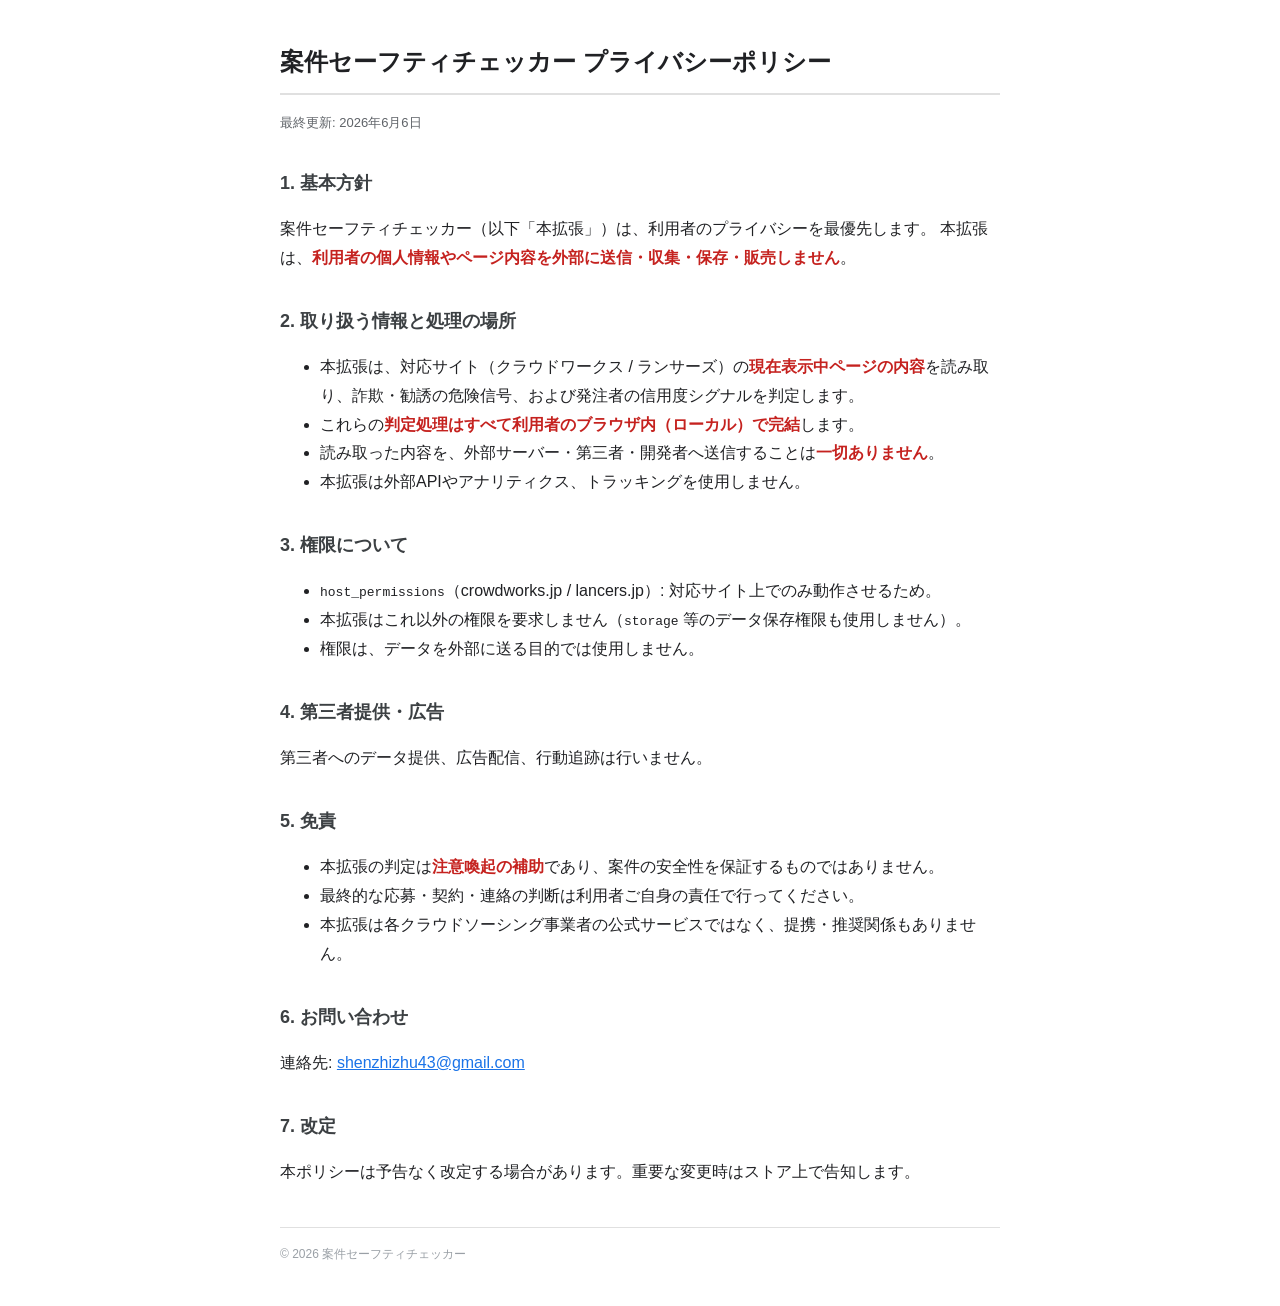
<file: index.html>
<!doctype html>
<html lang="ja">
<head>
<meta charset="utf-8">
<meta name="viewport" content="width=device-width, initial-scale=1">
<title>案件セーフティチェッカー プライバシーポリシー</title>
<style>
  body { max-width: 720px; margin: 40px auto; padding: 0 20px;
    font-family: -apple-system, BlinkMacSystemFont, "Hiragino Sans", "Yu Gothic", sans-serif;
    color: #202124; line-height: 1.8; }
  h1 { font-size: 24px; border-bottom: 2px solid #e0e0e0; padding-bottom: 10px; }
  h2 { font-size: 18px; margin-top: 32px; color: #3c4043; }
  .updated { color: #5f6368; font-size: 13px; }
  strong { color: #c5221f; }
  a { color: #1a73e8; }
  footer { margin-top: 40px; padding-top: 16px; border-top: 1px solid #e0e0e0;
    color: #9aa0a6; font-size: 12px; }
</style>
</head>
<body>
<h1>案件セーフティチェッカー プライバシーポリシー</h1>
<p class="updated">最終更新: 2026年6月6日</p>

<h2>1. 基本方針</h2>
<p>案件セーフティチェッカー（以下「本拡張」）は、利用者のプライバシーを最優先します。
本拡張は、<strong>利用者の個人情報やページ内容を外部に送信・収集・保存・販売しません</strong>。</p>

<h2>2. 取り扱う情報と処理の場所</h2>
<ul>
  <li>本拡張は、対応サイト（クラウドワークス / ランサーズ）の<strong>現在表示中ページの内容</strong>を読み取り、詐欺・勧誘の危険信号、および発注者の信用度シグナルを判定します。</li>
  <li>これらの<strong>判定処理はすべて利用者のブラウザ内（ローカル）で完結</strong>します。</li>
  <li>読み取った内容を、外部サーバー・第三者・開発者へ送信することは<strong>一切ありません</strong>。</li>
  <li>本拡張は外部APIやアナリティクス、トラッキングを使用しません。</li>
</ul>

<h2>3. 権限について</h2>
<ul>
  <li><code>host_permissions</code>（crowdworks.jp / lancers.jp）: 対応サイト上でのみ動作させるため。</li>
  <li>本拡張はこれ以外の権限を要求しません（<code>storage</code> 等のデータ保存権限も使用しません）。</li>
  <li>権限は、データを外部に送る目的では使用しません。</li>
</ul>

<h2>4. 第三者提供・広告</h2>
<p>第三者へのデータ提供、広告配信、行動追跡は行いません。</p>

<h2>5. 免責</h2>
<ul>
  <li>本拡張の判定は<strong>注意喚起の補助</strong>であり、案件の安全性を保証するものではありません。</li>
  <li>最終的な応募・契約・連絡の判断は利用者ご自身の責任で行ってください。</li>
  <li>本拡張は各クラウドソーシング事業者の公式サービスではなく、提携・推奨関係もありません。</li>
</ul>

<h2>6. お問い合わせ</h2>
<p>連絡先: <a href="mailto:shenzhizhu43@gmail.com">shenzhizhu43@gmail.com</a></p>

<h2>7. 改定</h2>
<p>本ポリシーは予告なく改定する場合があります。重要な変更時はストア上で告知します。</p>

<footer>© 2026 案件セーフティチェッカー</footer>
</body>
</html>
</file>
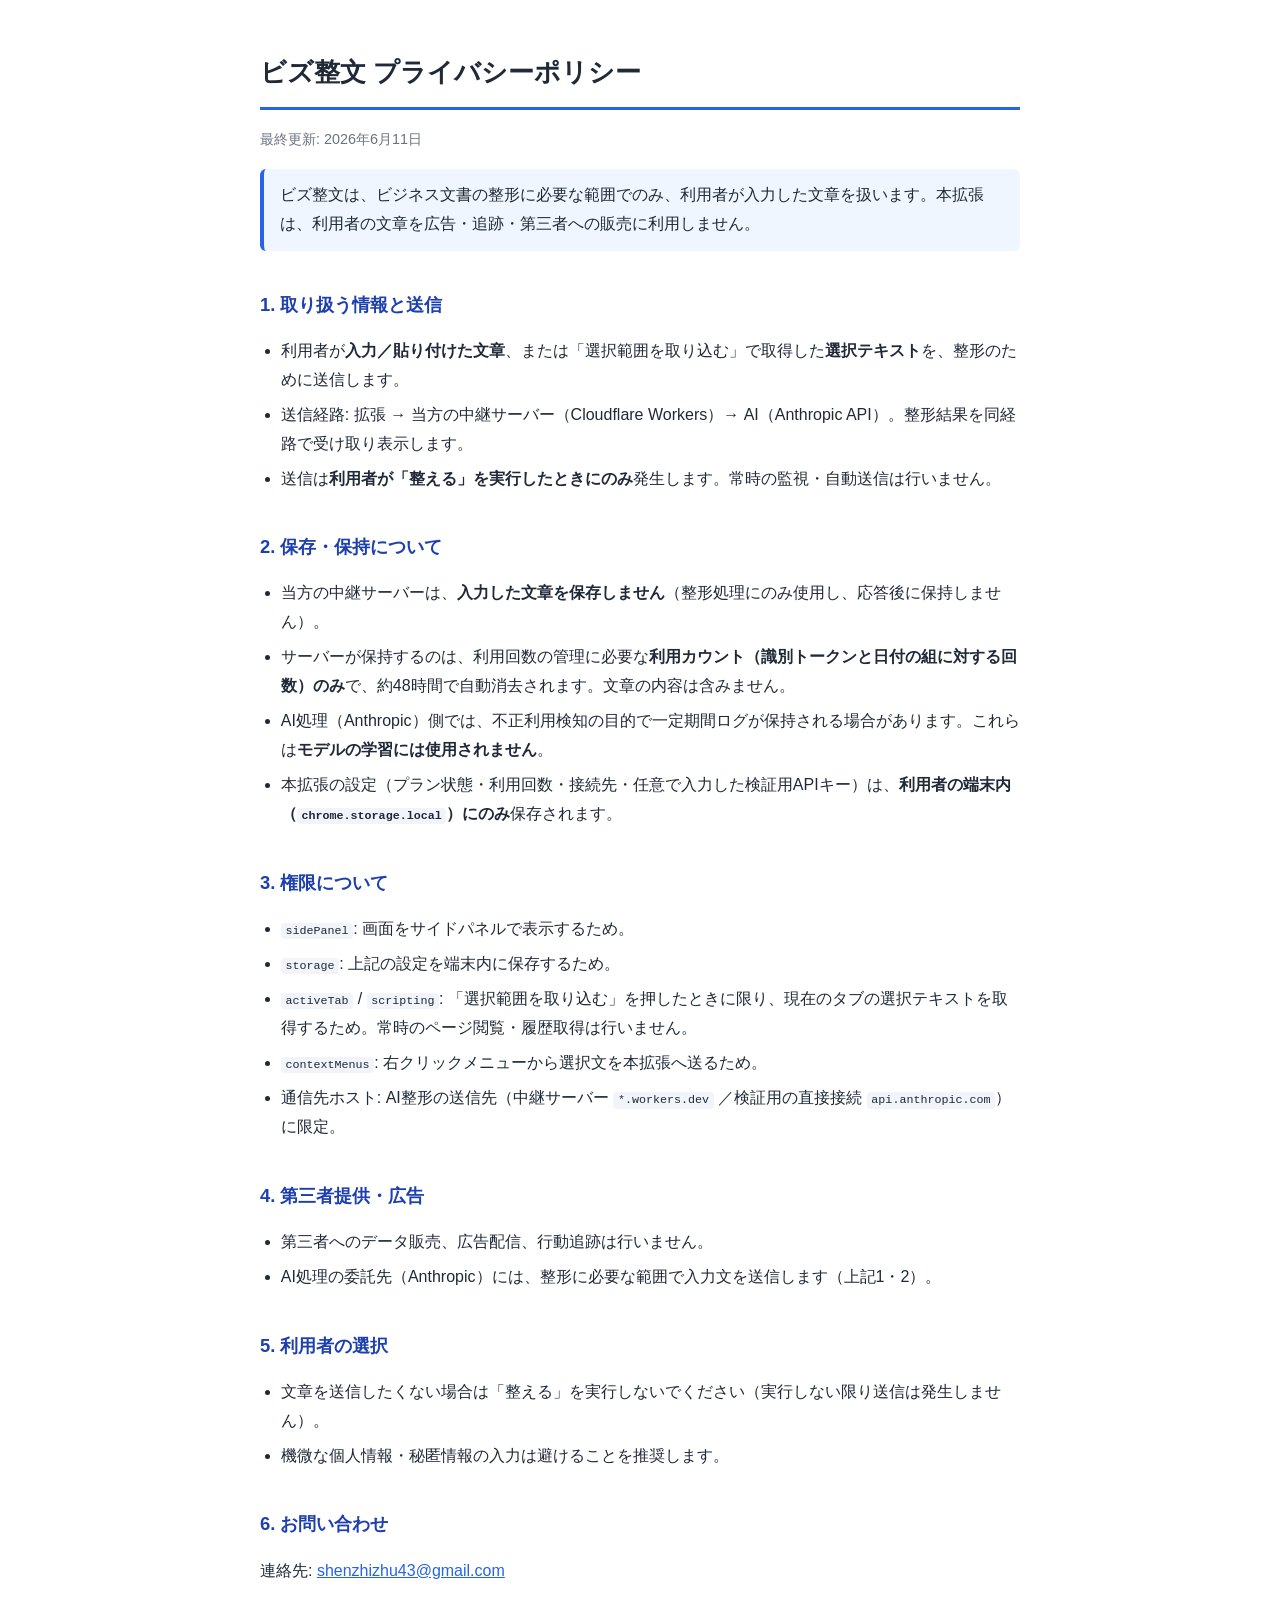
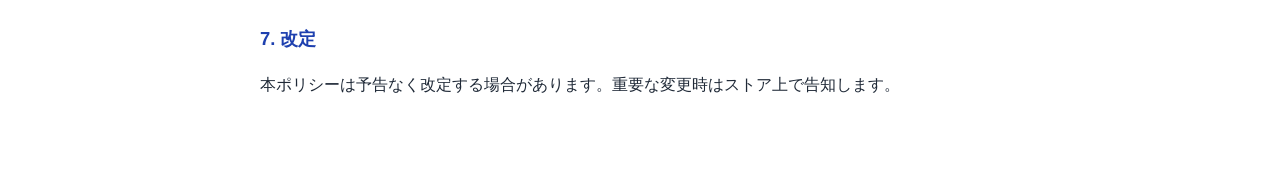
<file: bizseibun/index.html>
<!DOCTYPE html>
<html lang="ja">
<head>
<meta charset="UTF-8" />
<meta name="viewport" content="width=device-width, initial-scale=1.0" />
<title>ビズ整文 プライバシーポリシー</title>
<style>
  :root { color-scheme: light; }
  body { font-family: -apple-system, "Hiragino Kaku Gothic ProN", "Yu Gothic", sans-serif;
         line-height: 1.8; color: #1f2937; max-width: 760px; margin: 0 auto; padding: 32px 20px 64px; }
  h1 { font-size: 1.6rem; border-bottom: 3px solid #2563eb; padding-bottom: 12px; }
  h2 { font-size: 1.15rem; margin-top: 2em; color: #1e40af; }
  .meta { color: #6b7280; font-size: .9rem; }
  ul { padding-left: 1.3em; }
  li { margin: .4em 0; }
  code { background: #f1f5f9; padding: .1em .4em; border-radius: 4px; font-size: .9em; }
  a { color: #2563eb; }
  .note { background: #eff6ff; border-left: 4px solid #2563eb; padding: 12px 16px; border-radius: 6px; }
</style>
</head>
<body>
<h1>ビズ整文 プライバシーポリシー</h1>
<p class="meta">最終更新: 2026年6月11日</p>

<p class="note">ビズ整文は、ビジネス文書の整形に必要な範囲でのみ、利用者が入力した文章を扱います。本拡張は、利用者の文章を広告・追跡・第三者への販売に利用しません。</p>

<h2>1. 取り扱う情報と送信</h2>
<ul>
  <li>利用者が<strong>入力／貼り付けた文章</strong>、または「選択範囲を取り込む」で取得した<strong>選択テキスト</strong>を、整形のために送信します。</li>
  <li>送信経路: 拡張 → 当方の中継サーバー（Cloudflare Workers）→ AI（Anthropic API）。整形結果を同経路で受け取り表示します。</li>
  <li>送信は<strong>利用者が「整える」を実行したときにのみ</strong>発生します。常時の監視・自動送信は行いません。</li>
</ul>

<h2>2. 保存・保持について</h2>
<ul>
  <li>当方の中継サーバーは、<strong>入力した文章を保存しません</strong>（整形処理にのみ使用し、応答後に保持しません）。</li>
  <li>サーバーが保持するのは、利用回数の管理に必要な<strong>利用カウント（識別トークンと日付の組に対する回数）のみ</strong>で、約48時間で自動消去されます。文章の内容は含みません。</li>
  <li>AI処理（Anthropic）側では、不正利用検知の目的で一定期間ログが保持される場合があります。これらは<strong>モデルの学習には使用されません</strong>。</li>
  <li>本拡張の設定（プラン状態・利用回数・接続先・任意で入力した検証用APIキー）は、<strong>利用者の端末内（<code>chrome.storage.local</code>）にのみ</strong>保存されます。</li>
</ul>

<h2>3. 権限について</h2>
<ul>
  <li><code>sidePanel</code>: 画面をサイドパネルで表示するため。</li>
  <li><code>storage</code>: 上記の設定を端末内に保存するため。</li>
  <li><code>activeTab</code> / <code>scripting</code>: 「選択範囲を取り込む」を押したときに限り、現在のタブの選択テキストを取得するため。常時のページ閲覧・履歴取得は行いません。</li>
  <li><code>contextMenus</code>: 右クリックメニューから選択文を本拡張へ送るため。</li>
  <li>通信先ホスト: AI整形の送信先（中継サーバー <code>*.workers.dev</code> ／検証用の直接接続 <code>api.anthropic.com</code>）に限定。</li>
</ul>

<h2>4. 第三者提供・広告</h2>
<ul>
  <li>第三者へのデータ販売、広告配信、行動追跡は行いません。</li>
  <li>AI処理の委託先（Anthropic）には、整形に必要な範囲で入力文を送信します（上記1・2）。</li>
</ul>

<h2>5. 利用者の選択</h2>
<ul>
  <li>文章を送信したくない場合は「整える」を実行しないでください（実行しない限り送信は発生しません）。</li>
  <li>機微な個人情報・秘匿情報の入力は避けることを推奨します。</li>
</ul>

<h2>6. お問い合わせ</h2>
<p>連絡先: <a href="mailto:shenzhizhu43@gmail.com">shenzhizhu43@gmail.com</a></p>

<h2>7. 改定</h2>
<p>本ポリシーは予告なく改定する場合があります。重要な変更時はストア上で告知します。</p>
</body>
</html>
</file>
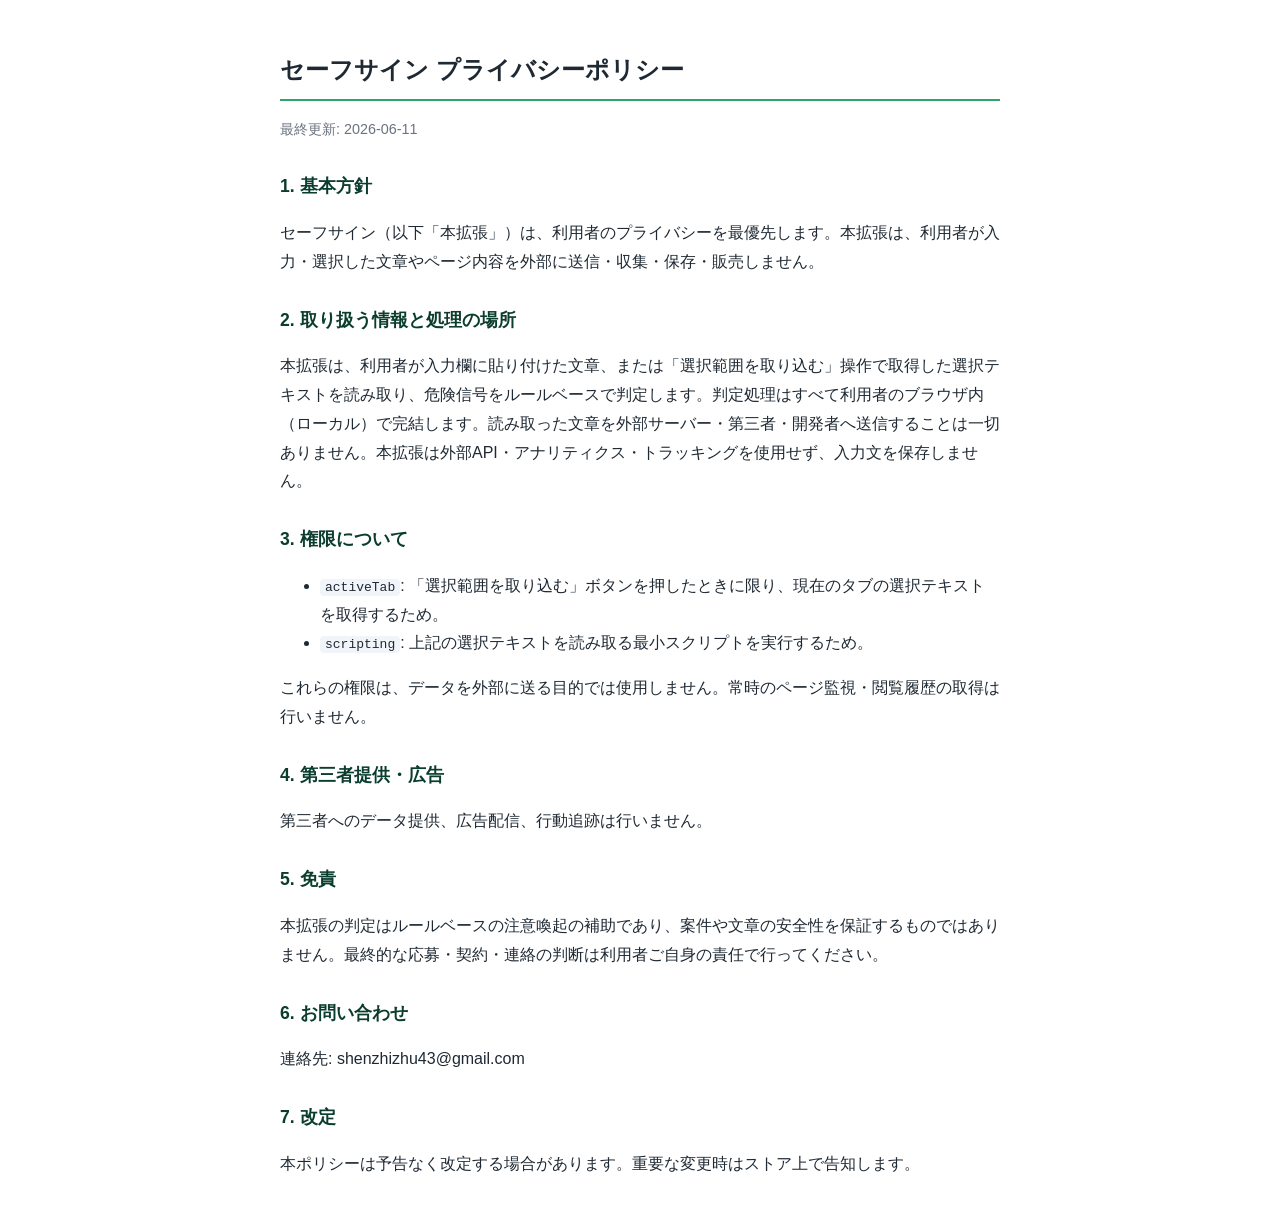
<file: safesign/index.html>
<!DOCTYPE html>
<html lang="ja">
<head>
<meta charset="UTF-8">
<meta name="viewport" content="width=device-width, initial-scale=1">
<title>セーフサイン プライバシーポリシー</title>
<style>
  body { font-family: -apple-system, "Hiragino Sans", "Yu Gothic", sans-serif;
         max-width: 720px; margin: 0 auto; padding: 32px 20px; line-height: 1.8; color: #1f2933; }
  h1 { font-size: 1.5rem; border-bottom: 2px solid #30a46c; padding-bottom: 8px; }
  h2 { font-size: 1.1rem; margin-top: 28px; color: #0b3d2e; }
  .meta { color: #6b7280; font-size: .9rem; }
  code { background: #f1f5f9; padding: 1px 5px; border-radius: 4px; }
</style>
</head>
<body>
<h1>セーフサイン プライバシーポリシー</h1>
<p class="meta">最終更新: 2026-06-11</p>

<h2>1. 基本方針</h2>
<p>セーフサイン（以下「本拡張」）は、利用者のプライバシーを最優先します。本拡張は、利用者が入力・選択した文章やページ内容を外部に送信・収集・保存・販売しません。</p>

<h2>2. 取り扱う情報と処理の場所</h2>
<p>本拡張は、利用者が入力欄に貼り付けた文章、または「選択範囲を取り込む」操作で取得した選択テキストを読み取り、危険信号をルールベースで判定します。判定処理はすべて利用者のブラウザ内（ローカル）で完結します。読み取った文章を外部サーバー・第三者・開発者へ送信することは一切ありません。本拡張は外部API・アナリティクス・トラッキングを使用せず、入力文を保存しません。</p>

<h2>3. 権限について</h2>
<ul>
  <li><code>activeTab</code>: 「選択範囲を取り込む」ボタンを押したときに限り、現在のタブの選択テキストを取得するため。</li>
  <li><code>scripting</code>: 上記の選択テキストを読み取る最小スクリプトを実行するため。</li>
</ul>
<p>これらの権限は、データを外部に送る目的では使用しません。常時のページ監視・閲覧履歴の取得は行いません。</p>

<h2>4. 第三者提供・広告</h2>
<p>第三者へのデータ提供、広告配信、行動追跡は行いません。</p>

<h2>5. 免責</h2>
<p>本拡張の判定はルールベースの注意喚起の補助であり、案件や文章の安全性を保証するものではありません。最終的な応募・契約・連絡の判断は利用者ご自身の責任で行ってください。</p>

<h2>6. お問い合わせ</h2>
<p>連絡先: shenzhizhu43@gmail.com</p>

<h2>7. 改定</h2>
<p>本ポリシーは予告なく改定する場合があります。重要な変更時はストア上で告知します。</p>
</body>
</html>
</file>
